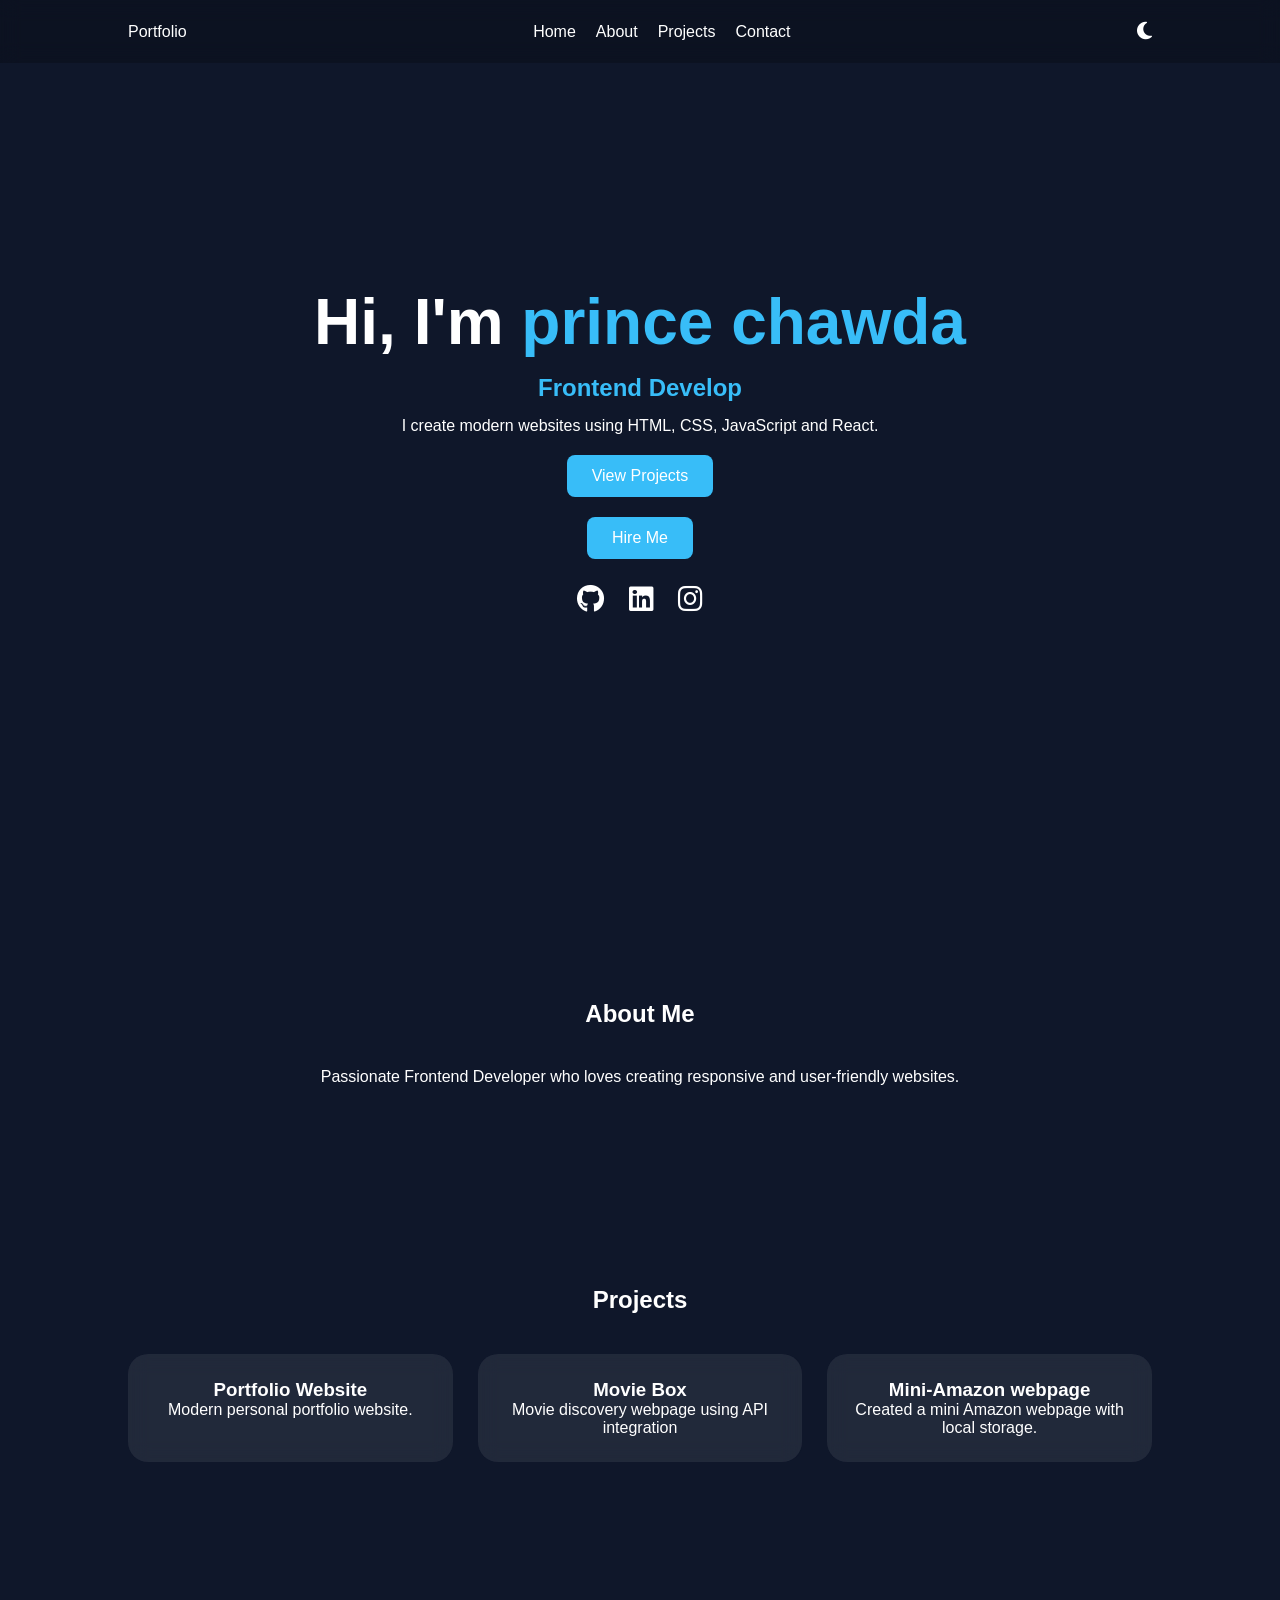
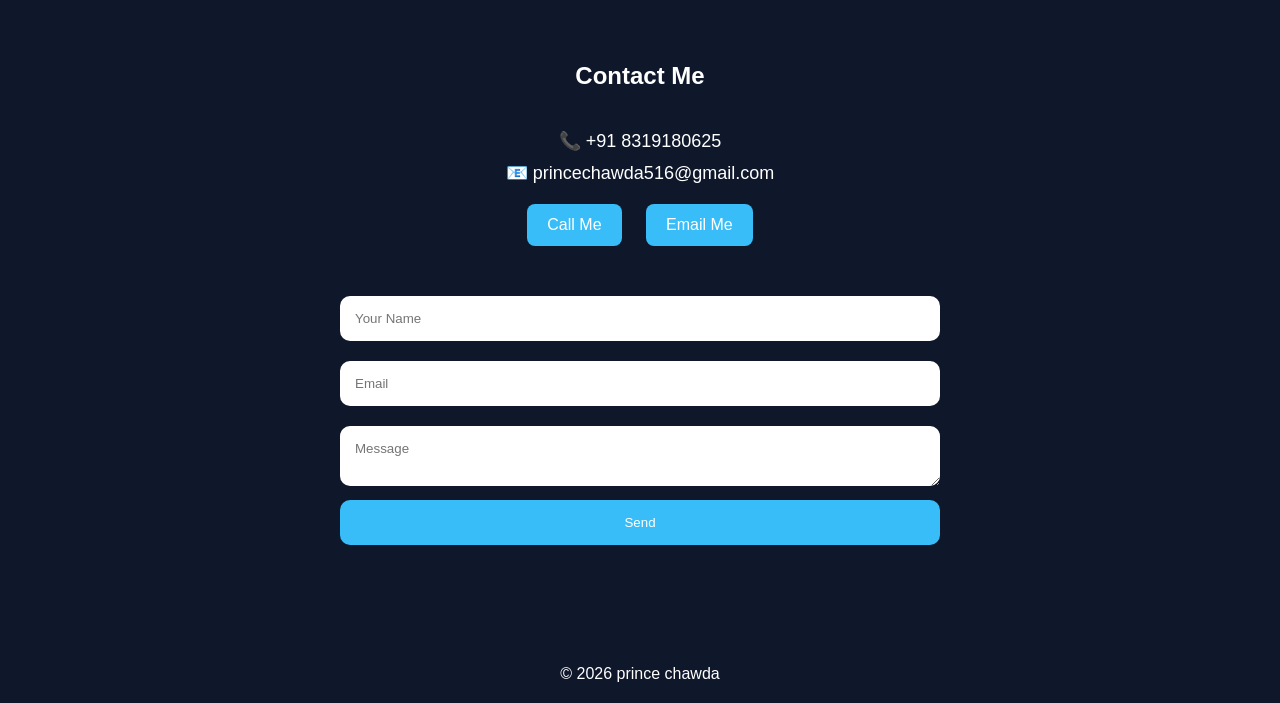
<file: index.html>
<!DOCTYPE html>
<html lang="en">
<head>
<meta charset="UTF-8">
<meta name="viewport" content="width=device-width, initial-scale=1.0">
<title>Developer Portfolio</title>

<link rel="stylesheet" href="1port.css">

<link rel="stylesheet"
href="https://cdnjs.cloudflare.com/ajax/libs/font-awesome/6.5.1/css/all.min.css">
</head>
<body>

<header>
    <nav>
        <div class="logo">Portfolio</div>

        <ul>
            <li><a href="#home">Home</a></li>
            <li><a href="#about">About</a></li>
            <li><a href="#projects">Projects</a></li>
            <li><a href="#contact">Contact</a></li>
        </ul>

        <button id="themeToggle">
            <i class="fas fa-moon"></i>
        </button>
    </nav>
</header>

<section class="hero" id="home">
    <div class="hero-content">
        <h1>Hi, I'm <span>prince chawda</span></h1>
        <h2><span id="typing"></span></h2>

        <p>
            I create modern websites using HTML, CSS,
            JavaScript and React.
        </p>

        <a href="#projects" class="btn">View Projects</a><br>
        <a href="mailto:yourname@gmail.com" class="btn">
    Hire Me
</a>

        <div class="socials">
            <a href="https://github.com/princechawda516-coder"><i class="fab fa-github"></i></a>
            <a href="https://linkedin.com/in/prince chawda"><i class="fab fa-linkedin"></i></a>
            <a href="https://instagram.com/_mr__prince_007"><i class="fab fa-instagram"></i></a>
        </div>
    </div>
</section>

<section class="about reveal" id="about">
    <h2>About Me</h2>
    <p>
        Passionate Frontend Developer who loves creating
        responsive and user-friendly websites.
    </p>
</section>

<section class="projects reveal" id="projects">
    <h2>Projects</h2>

    <div class="project-container">

        <div class="card">
            <h3>Portfolio Website</h3>
            <p>Modern personal portfolio website.</p>
        </div>

        <div class="card">
            <h3>Movie Box</h3>
            <p>Movie discovery webpage using API integration
            </p>
        </div>


        <div class="card">
            <h3>Mini-Amazon webpage</h3>
            <p>Created a mini Amazon webpage with local storage.</p>
        </div>

    </div>
</section>

<section class="contact reveal" id="contact">
    <h2>Contact Me</h2>
     <div class="contact-info">
        <p>📞 +91 8319180625</p>
        <p>📧 princechawda516@gmail.com</p>

        <a href="tel:+918319180625" class="contact-btn">
            Call Me
        </a>

        <a href="mailto:princechawda516@gmail.com" class="contact-btn">
            Email Me
        </a>
    </div>

    <form>
        <input type="text" placeholder="Your Name">
        <input type="email" placeholder="Email">
        <textarea placeholder="Message"></textarea>

        <button type="submit">Send</button>
    </form>
</section>

<footer>
    <p>© 2026 prince chawda</p>
</footer>

<script src="1port.js"></script>

</body>
</html>
</file>
<file: 1port.css>
:root{
    --bg:#0f172a;
    --card:rgba(255,255,255,0.08);
    --text:#fff;
    --accent:#38bdf8;
}

.light{
    --bg:#f5f5f5;
    --card:#ffffff;
    --text:#222;
    --accent:#0284c7;
}

*{
    margin:0;
    padding:0;
    box-sizing:border-box;
    font-family:Poppins,sans-serif;
    scroll-behavior:smooth;
}

body{
    background:var(--bg);
    color:var(--text);
    transition:0.4s;
}

header{
    position:fixed;
    width:100%;
    backdrop-filter:blur(10px);
    background:rgba(0,0,0,0.2);
    z-index:1000;
}

nav{
    display:flex;
    justify-content:space-between;
    align-items:center;
    padding:20px 10%;
}

nav ul{
    display:flex;
    gap:20px;
    list-style:none;
}

nav a{
    text-decoration:none;
    color:var(--text);
}

#themeToggle{
    background:none;
    border:none;
    color:var(--text);
    font-size:20px;
    cursor:pointer;
}

.hero{
    min-height:100vh;
    display:flex;
    justify-content:center;
    align-items:center;
    text-align:center;
    padding:20px;
}

.hero h1{
    font-size:4rem;
}

.hero span{
    color:var(--accent);
}

.hero h2{
    margin:15px 0;
}

.btn{
    display:inline-block;
    margin-top:20px;
    padding:12px 25px;
    background:var(--accent);
    color:white;
    border-radius:8px;
    text-decoration:none;
}

.socials{
    margin-top:25px;
}

.socials a{
    color:var(--text);
    font-size:28px;
    margin:0 10px;
}

section{
    padding:100px 10%;
    text-align: center;
}

section h2{
    text-align:center;
    margin-bottom:40px;
}

.project-container{
    display:grid;
    grid-template-columns:repeat(auto-fit,minmax(250px,1fr));
    gap:25px;
}

.card{
    background:var(--card);
    backdrop-filter:blur(10px);
    padding:25px;
    border-radius:20px;
    transition:0.4s;
}

.card:hover{
    transform:translateY(-10px);
}

form{
    max-width:600px;
    margin:auto;
}

input,textarea{
    width:100%;
    padding:15px;
    margin:10px 0;
    border:none;
    border-radius:10px;
}

form button{
    width:100%;
    padding:15px;
    background:var(--accent);
    border:none;
    color:white;
    border-radius:10px;
}

footer{
    text-align:center;
    padding:20px;
}

.reveal{
    opacity:0;
    transform:translateY(50px);
    transition:all 1s ease;
}

.reveal.active{
    opacity:1;
    transform:translateY(0);
}

@media(max-width:768px){

    nav{
        flex-direction:column;
        gap:15px;
    }

    .hero h1{
        font-size:2.5rem;
    }
}
.contact-info{
    text-align:center;
    margin-bottom:30px;
}

.contact-info p{
    margin:10px 0;
    font-size:18px;
}

.contact-btn{
    display:inline-block;
    margin:10px;
    padding:12px 20px;
    background:#38bdf8;
    color:white;
    text-decoration:none;
    border-radius:8px;
}
</file>
